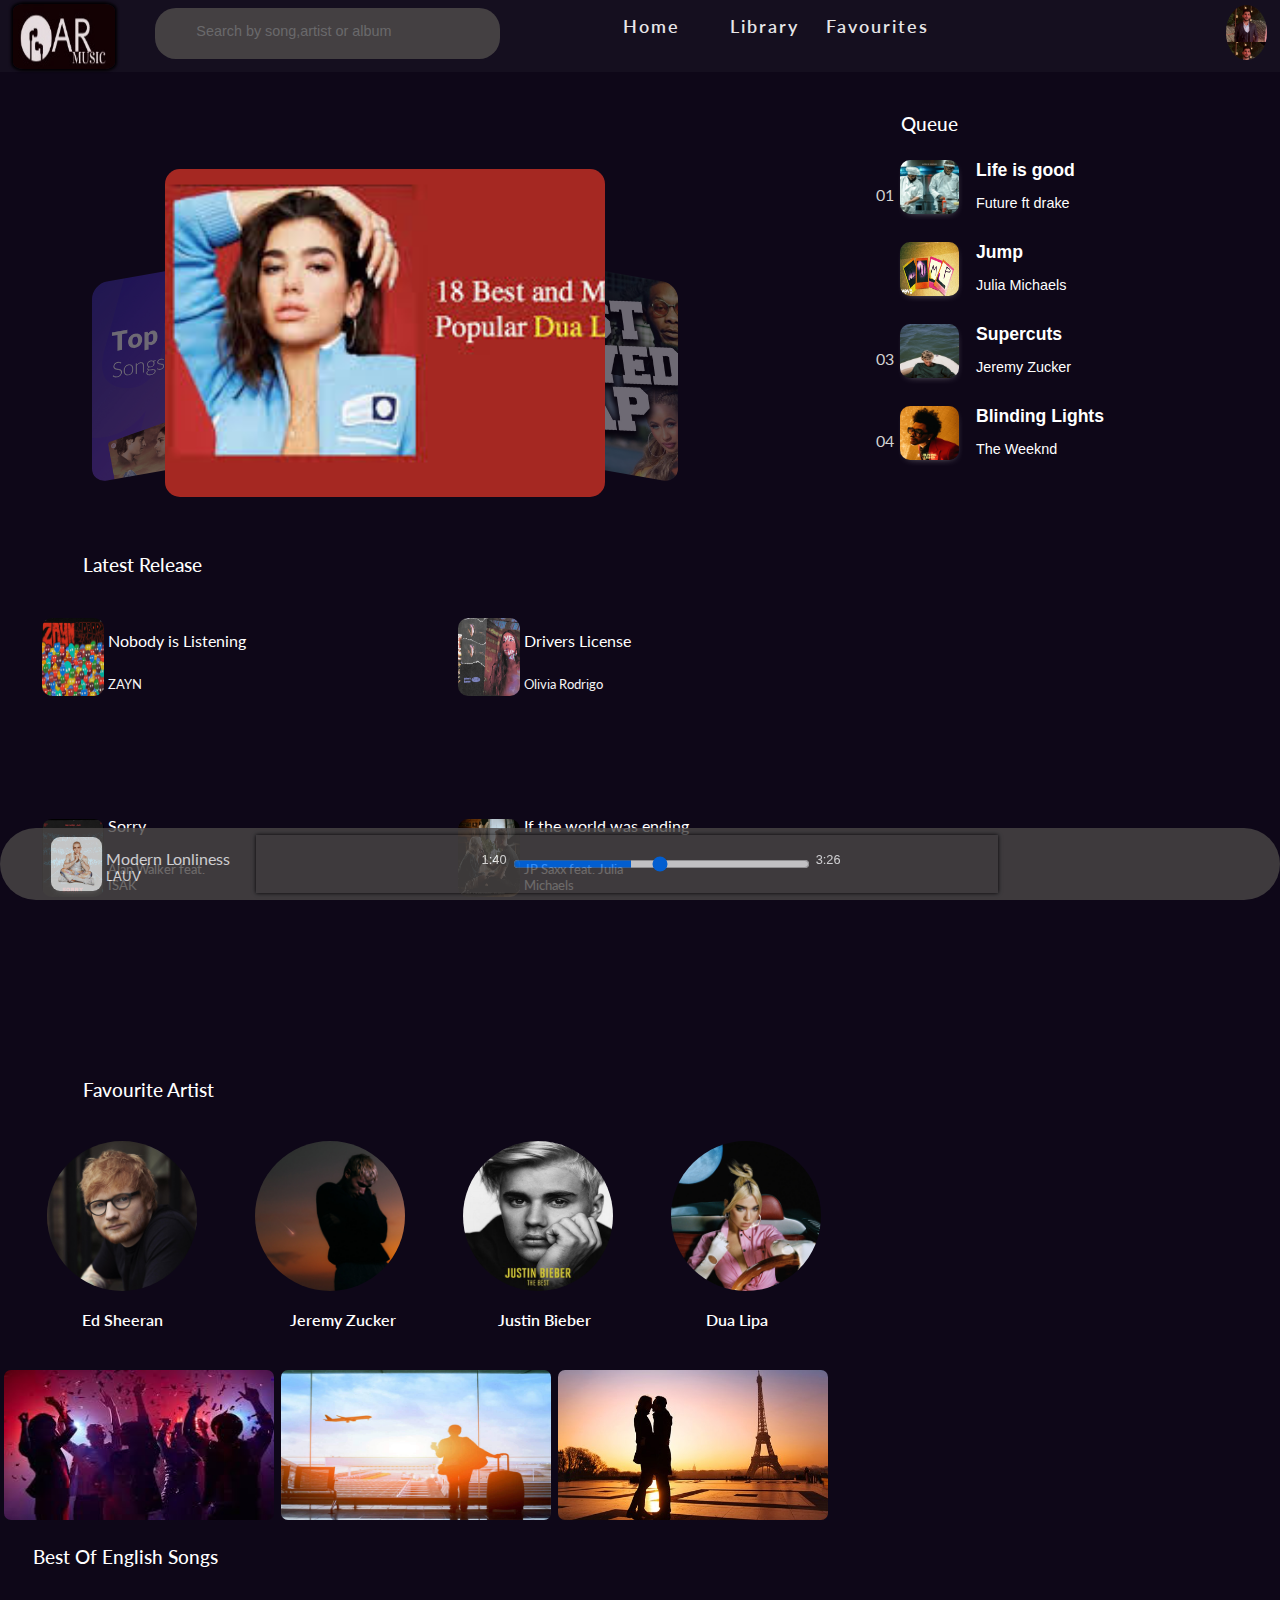
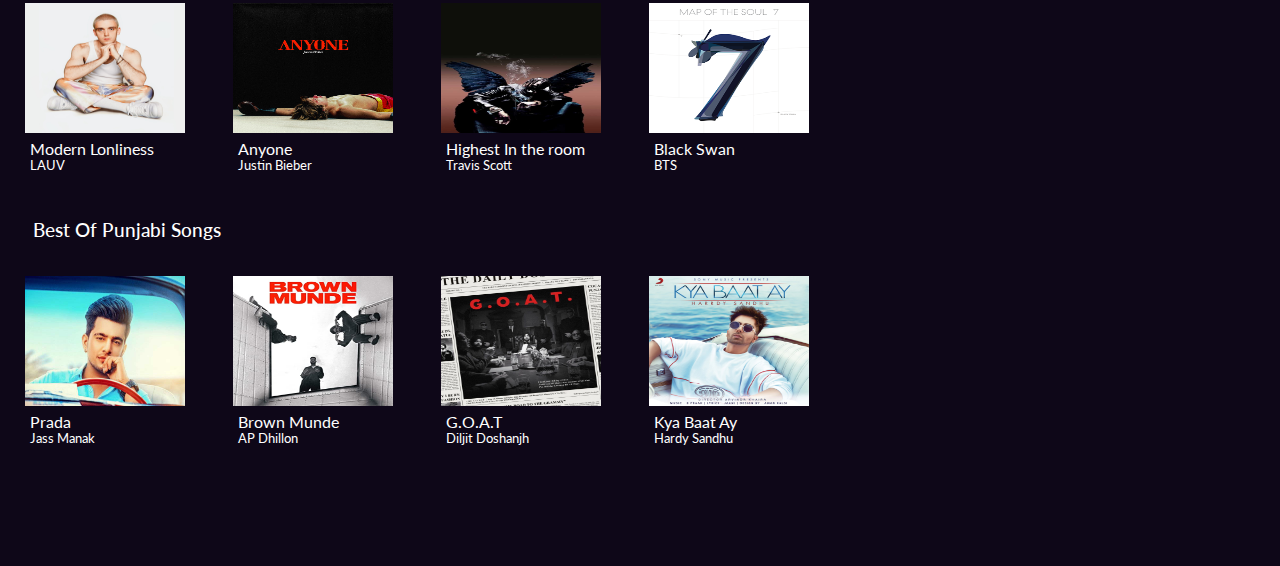
<file: index.html>
<!DOCTYPE html>
<html lang="en">

<head>
    <meta charset="UTF-8">
    <meta name="viewport" content="width=device-width, initial-scale=1.0">
    <link rel="icon" href="images/Logo-favi.jpg" type="image/jpg">
    <link rel="stylesheet" href="home.css">
    <link rel="stylesheet" href="https://use.fontawesome.com/releases/v5.5.0/css/all.css" integrity="sha384-B4dIYHKNBt8Bc12p+WXckhzcICo0wtJAoU8YZTY5qE0Id1GSseTk6S+L3BlXeVIU" crossorigin="anonymous">
    <link rel="preconnect" href="https://fonts.gstatic.com">
    <link href="https://fonts.googleapis.com/css2?family=Lato&display=swap" rel="stylesheet">
    <title>AR Music</title>
</head>

<body>
    <!-- Navigation bar -->
    <nav id="navigation-bar">
        <!-- Logo -->
        <div id="logo">
            <a href="">
                <img src="images/Logo.jpg" alt="">
            </a>
        </div>

        <!-- Search bar -->
        <div id="search">
            <div id="search-logo">
                <a href="index.html">
                    <i class="fas fa-search"></i>
                </a>
            </div>
            <input type="text" placeholder="Search by song,artist or album" />
            <div id="mic-logo">
                <a href="">
                    <i class="fas fa-microphone"></i>
                </a>
            </div>
        </div>
        <!-- navigation buttons -->
        <div class="navigation-container">
            <!-- Top nav bar -->
            <ul class="horizontal-list  ">
                <li>
                    <a href="index.html">Home</a>
                </li>

                <li>
                    <a href="artist.html">Library</a>
                </li>

                <li>
                    <a href="artist.html">Favourites</a>
                </li>
            </ul>
        </div>


        <!-- Profile  -->
        <div id="my-dp" class="dropdown">
            <a id="dp-view" class="dropbtn" href=""></a>
            <!-- <div class="dropdown-content">
                <a href="#">Hi,Aditya</a>
                <a href="#">Settings</a>
                <a href="#">Account</a> -->
        </div>
        </div>
    </nav>


    <!-- Main -->
    <div id="content">
        <main id="music-main">
            <header id="header-container">
                <div id="image-one" class="carousal"></div>
                <div id="image-two" class="carousal"></div>
                <div id="image-three" class="carousal"></div>


            </header>

            <!-- Latest Releases -->

            <div id="latest-release">
                <div id="latest-release-head" class="heading margin-L-10per">
                    <a href="#">Latest Release</a>
                    <!-- <div id="see-more">
                        <a href="">See More</a>
                    </div> -->
                </div>

                <!-- Container -->
                <div id="latest-release-music-container" class="">
                    <div class="latest-release-music">
                        <div class="image-container-latest">
                            <img src="images/Zayn - Nobody Is Listening.jpg" alt="">
                        </div>
                        <div class="info-latest-music">
                            <div class="name-song-artist">
                                <div class="song-name">
                                    <a href="">Nobody is Listening</a>
                                </div>
                                <div class="artist-name">
                                    ZAYN
                                </div>
                            </div>
                            <div class="dot-logo"></div>

                        </div>

                    </div>
                    <div class="latest-release-music">
                        <div class="image-container-latest">
                            <img src="images/Drivers_License_by_Olivia_Rodrigo.png" alt="">
                        </div>
                        <div class="info-latest-music">
                            <div class="name-song-artist">
                                <div class="song-name">
                                    <a href="">
                                        Drivers License
                                    </a>
                                </div>
                                <div class="artist-name">Olivia Rodrigo</div>
                            </div>
                            <div class="dot-logo"></div>
                        </div>


                    </div>
                    <div class="latest-release-music">
                        <div class="image-container-latest">
                            <img src="images/sorry-alan-walker-isak.jpg" alt="">
                        </div>
                        <div class="info-latest-music">
                            <div class="name-song-artist">
                                <div class="song-name">
                                    <a href="">Sorry</a>
                                </div>
                                <div class="artist-name">Alan Walker feat. ISAK</div>
                            </div>
                            <div class="dot-logo"></div>
                        </div>


                    </div>
                    <div class="latest-release-music">
                        <div class="image-container-latest">
                            <img src="images/If_the_World_Was_Ending_by_Saxe_and_Michaels.png" alt="">
                        </div>
                        <div class="info-latest-music">
                            <div class="name-song-artist">
                                <div class="song-name">
                                    <a href="">If the world was ending</a>
                                </div>
                                <div class="artist-name">JP Saxx feat. Julia Michaels</div>
                            </div>
                            <div class="dot-logo"></div>

                        </div>
                    </div>
                </div>
            </div>

            <!-- Favourite Artists -->
            <div class="Fav-art">
                <span id="latest-text"><a href="artist.html">Favourite Artist</a></span>
                <!-- <span id="see-all"><a href="#">See all</a></span> -->
                <div class="artist-img">
                    <div class="artist-details">
                        <img src="images/edsheeran.jpg" alt="" class="art-img">
                        <p>Ed Sheeran</p>
                        <a href="artist.html" class="play-btn"><i class="fa fa-play "></i></a>
                    </div>
                    <div class="artist-details">
                        <img src="images/jeremyzuck.jpg" alt="" class="art-img">
                        <p>Jeremy Zucker</p>
                        <a href="artist.html" class="play-btn"><i class="fa fa-play "></i></a>
                    </div>
                    <div class="artist-details">
                        <img src="images/justin-bieber-the-best.jpg" alt="" class="art-img">
                        <p>Justin Bieber</p>
                        <a href="artist.html" class="play-btn"><i class="fa fa-play "></i></a>
                    </div>
                    <div class="artist-details">
                        <img src="images/dualipa.jpg" alt="" class="art-img">
                        <p>Dua Lipa</p>
                        <a href="artist.html" class="play-btn"><i class="fa fa-play "></i></a>
                    </div>
                </div>
            </div>


            <!-- Types of Genre -->

            <div id="genre-container">
                <div class="genre-type">
                    <img class="genre-img" src="images/party.jpg" alt="">
                    <div class="genre-name">
                        <a href="">Party</a>
                    </div>
                </div>

                <div class="genre-type">
                    <img class="genre-img" src="images/travel.jpg" alt="">
                    <div class="genre-name">
                        <a href="">Travel</a>
                    </div>
                </div>


                <div class="genre-type">
                    <img class="genre-img" src="images/romantic.jpg" alt="">
                    <div class="genre-name">
                        <a href="">Romantic</a>
                    </div>
                </div>
            </div>

            <!-- Best Of English -->

            <div class="best-of-container">
                <div class="best-of-heading">
                    <a href="">Best Of English Songs</a>

                </div>
                <div class="best-of">

                    <div class="best-songs">
                        <div class="best-song-img">
                            <img src="images/modern.jpg" alt="">
                        </div>
                        <div class="best-song-name-artist">
                            <p class="name">Modern Lonliness</p>
                            <p class="artist">LAUV</p>
                        </div>
                    </div>

                    <div class="best-songs">
                        <div class="best-song-img">
                            <img src="images/Justin_Bieber_-_Anyone.png" alt="">
                        </div>
                        <div class="best-song-name-artist">
                            <p class="name">Anyone</p>
                            <p class="artist">Justin Bieber</p>
                        </div>
                    </div>

                    <div class="best-songs">
                        <div class="best-song-img">
                            <img src="images/travis.jpg" alt="">
                        </div>
                        <div class="best-song-name-artist">
                            <p class="name">Highest In the room</p>
                            <p class="artist">Travis Scott</p>
                        </div>
                    </div>

                    <div class="best-songs">
                        <div class="best-song-img">
                            <img src="images/BTS_-_Black_Swan.png" alt="">
                        </div>
                        <div class="best-song-name-artist">
                            <p class="name">Black Swan</p>
                            <p class="artist">BTS</p>
                        </div>
                    </div>

                </div>

            </div>

            <!-- Best Of Punjabi -->

            <div class="best-of-container">
                <div class="best-of-heading">
                    <a href="">Best Of Punjabi Songs</a>
                </div>

                <div class="best-of">

                    <div class="best-songs">
                        <div class="best-song-img">
                            <img src="images/prada-jass-manak.jpg" alt="">
                        </div>
                        <div class="best-song-name-artist">
                            <p class="name">Prada</p>
                            <p class="artist">Jass Manak</p>
                        </div>
                    </div>

                    <div class="best-songs">
                        <div class="best-song-img">
                            <img src="images/brown-munde.jpg" alt="">
                        </div>
                        <div class="best-song-name-artist">
                            <p class="name">Brown Munde</p>
                            <p class="artist">AP Dhillon</p>
                        </div>
                    </div>

                    <div class="best-songs">
                        <div class="best-song-img">
                            <img src="images/goat-diljit-doshanjh.jpg" alt="">
                        </div>
                        <div class="best-song-name-artist">
                            <p class="name">G.O.A.T</p>
                            <p class="artist">Diljit Doshanjh</p>
                        </div>
                    </div>

                    <div class="best-songs">
                        <div class="best-song-img">
                            <img src="images/kya-baat-ay-hardy-sandhu.jpg" alt="">
                        </div>
                        <div class="best-song-name-artist">
                            <p class="name">Kya Baat Ay</p>
                            <p class="artist">Hardy Sandhu</p>
                        </div>
                    </div>

                </div>



            </div>

            <div class="blank"></div>






        </main>

        <!-- Aside Section -->
        <aside>
            <div class="q-text">
                <span id="latest-text"><a href="#">Queue</a></span>
                <!-- <span id="see-all" class="q-see"><a href="#">See all</a></span> -->
            </div>
            <div class="Song-list">
                <span class="sno">01</span>
                <img src="images/Future_-_Life_Is_Good.png">
                <span class="song-name-aside"> Life is good</span>
                <span class="Artist">Future ft drake</span>
                <div class="heart">
                    <i class="fa fa-heart-o" aria-hidden="true"></i>
                </div>
            </div>
            <div class="Song-list">
                <span class="sno sound-bar"><i class="fas fa-align-left"></i></span>
                <img src="images/jump-julia-michaels.jpg">
                <span class="song-name-aside">Jump</span>
                <span class="Artist">Julia Michaels</span>
                <div class="heart">
                    <i class="fa fa-heart-o" aria-hidden="true"></i>
                </div>
            </div>
            <div class="Song-list">
                <span class="sno">03</span>
                <img src="images/supercuts-jeremy-zucker.jpeg">
                <span class="song-name-aside">Supercuts</span>
                <span class="Artist">Jeremy Zucker</span>
                <div class="heart">
                    <i class="fa fa-heart-o" aria-hidden="true"></i>
                </div>
            </div>
            <div class="Song-list">
                <span class="sno">04</span>
                <img src="images/The_Weeknd_-_Blinding_Lights.png">
                <span class="song-name-aside"> Blinding Lights</span>
                <span class="Artist">The Weeknd</span>
                <div class="heart">
                    <i class="fa fa-heart-o" aria-hidden="true"></i>
                </div>

            </div>


        </aside>
    </div>

    <!-- Bottom music player -->
    <div class="music-player-container">
        <div class="music-player-img-con">
            <img src="images/modern.jpg" alt="">
        </div>
        <div class="music-player-info">
            <div class="music-play-name">Modern Lonliness</div>
            <div class="music-play-artist">LAUV</div>
        </div>
        <div class="music-player-console">
            <div class="controls">
                <span class="back-btn con-align"><i class="fas fa-step-backward "></i></span>
                <span class="play-btn-con con-align"><i class="fas fa-play"></i></span>
                <span class="forward-btn con-align"><i class="fas fa-step-forward"></i></span>
                <input id="range-player" type="range" min="1" max="100" value="50">

            </div>

        </div>

    </div>
</body>

</html>
</file>
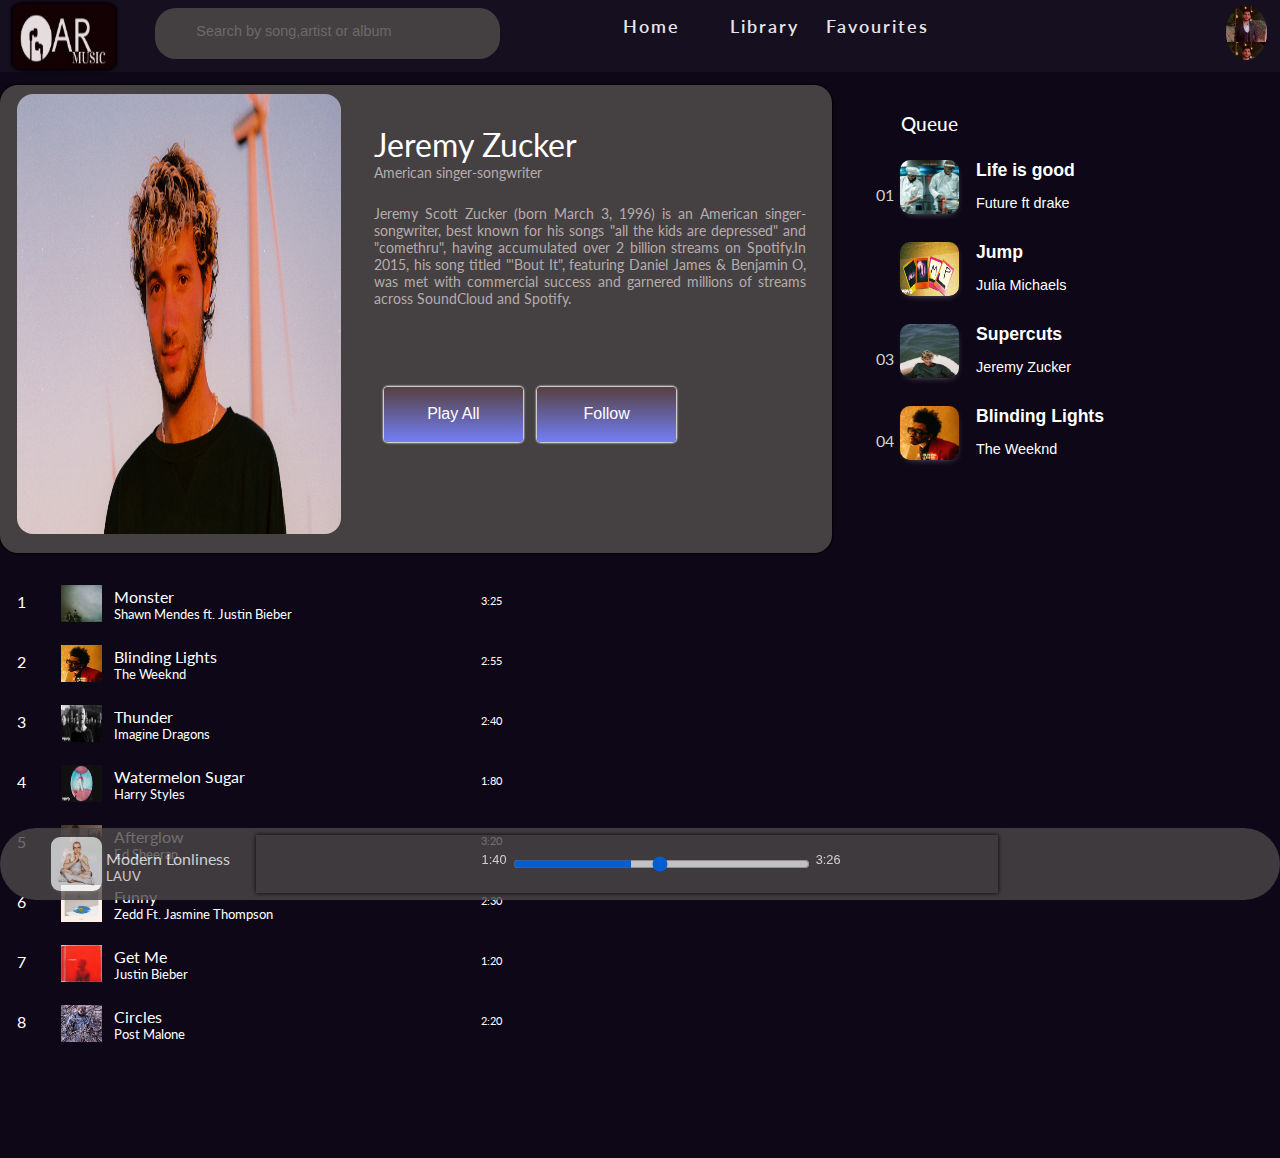
<file: artist.html>
<!DOCTYPE html>
<html lang="en">

<head>
    <meta charset="UTF-8">
    <meta name="viewport" content="width=device-width, initial-scale=1.0">
    <link rel="icon" href="images/Logo-favi.jpg" type="image/jpg">
    <link rel="stylesheet" href="https://use.fontawesome.com/releases/v5.5.0/css/all.css" integrity="sha384-B4dIYHKNBt8Bc12p+WXckhzcICo0wtJAoU8YZTY5qE0Id1GSseTk6S+L3BlXeVIU" crossorigin="anonymous">
    <link rel="preconnect" href="https://fonts.gstatic.com">
    <link href="https://fonts.googleapis.com/css2?family=Lato&display=swap" rel="stylesheet">
    <link rel="stylesheet" href="artist.css">
    <link rel="stylesheet" href="home.css">
    <title>AR Music-Artists</title>
</head>

<body>

</body>
<!-- Navigation bar -->
<nav id="navigation-bar">
    <!-- Logo -->
    <div id="logo">
        <a href="index.html">
            <img src="images/Logo.jpg" alt="">
        </a>
    </div>

    <!-- Search bar -->
    <div id="search">
        <div id="search-logo">
            <a href="index.html">
                <i class="fas fa-search"></i>
            </a>
        </div>
        <input type="text" placeholder="Search by song,artist or album" />
        <div id="mic-logo">
            <a href="">
                <i class="fas fa-microphone"></i>
            </a>
        </div>
    </div>
    <!-- navigation buttons -->
    <div class="navigation-container">
        <!-- Top nav bar -->
        <ul class="horizontal-list  ">
            <li>
                <a href="index.html">Home</a>
            </li>

            <li>
                <a href="#">Library</a>
            </li>

            <li>
                <a href="#">Favourites</a>
            </li>
        </ul>
    </div>


    <!-- Profile  -->
    <div id="my-dp" class="dropdown">
        <a id="dp-view" class="dropbtn" href=""></a>

    </div>
    </div>
</nav>

<div id="content">
    <!-- Main -->
    <div id="music-main">
        <!-- Header -->
        <div id="header-container">
            <div id="img-main-container">
                <img src="images_artists/jeremy-zucker.png" alt="">
            </div>
            <!-- main content -->
            <div id="info-main-con">
                <div id="art-name-info">
                    <div id="art-name">Jeremy Zucker</div>
                    <div id="art-info">American singer-songwriter</div>
                </div>
                <div id="art-detail">
                    Jeremy Scott Zucker (born March 3, 1996) is an American singer-songwriter, best known for his songs "all the kids are depressed" and "comethru", having accumulated over 2 billion streams on Spotify.In 2015, his song titled "'Bout It", featuring Daniel
                    James & Benjamin O, was met with commercial success and garnered millions of streams across SoundCloud and Spotify.
                </div>
                <div id="btn-follow-play">
                    <button class="header-btn" type="submit">Play All</button>
                    <button class="header-btn" id="follow-btn" type="submit">Follow</button>
                </div>
            </div>


        </div>

        <!-- Playlist -->

        <div class="artist-playlist">
            <div class="artist-song">
                <div class="s-no">1</div>
                <div class="song-playlist-img">
                    <img src="images_artists/Shawn_Mendes_and_Justin_Bieber_-_Monster.png" alt="">
                </div>
                <div class="playlist-song-name">
                    <div class="ply-song-name">Monster</div>
                    <div class="playlist-artist-name">Shawn Mendes ft. Justin Bieber</div>
                </div>
                <div class="playlist-song-time">3:25</div>
                <div class="more-info-add">
                    <a class="heart-sign-playlist"><i class="far fa-heart"></i></a>
                    <a class="add-sign-playlist"><i class="fas fa-plus"></i></a>

                </div>
            </div>

            <div class="artist-song">
                <div class="s-no">2</div>
                <div class="song-playlist-img">
                    <img src="images_artists/The_Weeknd_-_Blinding_Lights.png" alt="">
                </div>
                <div class="playlist-song-name">
                    <div class="ply-song-name">Blinding Lights</div>
                    <div class="playlist-artist-name">The Weeknd</div>
                </div>
                <div class="playlist-song-time">2:55</div>
                <div class="more-info-add">
                    <a class="heart-sign-playlist"><i class="far fa-heart"></i></a>
                    <a class="add-sign-playlist"><i  class="fas fa-plus"></i></a>

                </div>
            </div>


            <div class="artist-song">
                <div class="s-no">3</div>
                <div class="song-playlist-img">
                    <img src="images_artists/thunder-imagine-dragons.jpg" alt="">
                </div>
                <div class="playlist-song-name">
                    <div class="ply-song-name">Thunder</div>
                    <div class="playlist-artist-name">Imagine Dragons</div>
                </div>
                <div class="playlist-song-time">2:40</div>
                <div class="more-info-add">
                    <a class="heart-sign-playlist"><i class="far fa-heart"></i></a>
                    <a class="add-sign-playlist"><i  class="fas fa-plus"></i></a>

                </div>
            </div>


            <div class="artist-song">
                <div class="s-no">4</div>
                <div class="song-playlist-img">
                    <img src="images_artists/water-melon-sugar-harry-styles.jpg" alt="">
                </div>
                <div class="playlist-song-name">
                    <div class="ply-song-name">Watermelon Sugar</div>
                    <div class="playlist-artist-name">Harry Styles</div>
                </div>
                <div class="playlist-song-time">1:80</div>
                <div class="more-info-add">
                    <a class="heart-sign-playlist"><i class="far fa-heart"></i></a>
                    <a class="add-sign-playlist"><i  class="fas fa-plus"></i></a>

                </div>
            </div>


            <div class="artist-song">
                <div class="s-no">5</div>
                <div class="song-playlist-img">
                    <img src="images_artists/afterglow-ed-sheeran.jpg" alt="">
                </div>
                <div class="playlist-song-name">
                    <div class="ply-song-name">Afterglow</div>
                    <div class="playlist-artist-name">Ed Sheeran</div>
                </div>
                <div class="playlist-song-time">3:20</div>
                <div class="more-info-add">
                    <a class="heart-sign-playlist"><i class="far fa-heart"></i></a>
                    <a class="add-sign-playlist"><i class="fas fa-plus"></i></a>

                </div>
            </div>


            <div class="artist-song">
                <div class="s-no">6</div>
                <div class="song-playlist-img">
                    <img src="images_artists/funny-zedd-jasmine-thompson.jpg" alt="">
                </div>
                <div class="playlist-song-name">
                    <div class="ply-song-name">Funny</div>
                    <div class="playlist-artist-name">Zedd Ft. Jasmine Thompson</div>
                </div>
                <div class="playlist-song-time">2:30</div>
                <div class="more-info-add">
                    <a class="heart-sign-playlist"><i class="far fa-heart"></i></a>
                    <a class="add-sign-playlist"><i class="fas fa-plus"></i></a>

                </div>
            </div>



            <div class="artist-song">
                <div class="s-no">7</div>
                <div class="song-playlist-img">
                    <img src="images_artists/get-me-justin-bieber.jpg" alt="">
                </div>
                <div class="playlist-song-name">
                    <div class="ply-song-name">Get Me</div>
                    <div class="playlist-artist-name">Justin Bieber</div>
                </div>
                <div class="playlist-song-time">1:20</div>
                <div class="more-info-add">
                    <a class="heart-sign-playlist"><i class="far fa-heart"></i></a>
                    <a class="add-sign-playlist"><i class="fas fa-plus"></i></a>

                </div>
            </div>


            <div class="artist-song">
                <div class="s-no">8</div>
                <div class="song-playlist-img">
                    <img src="images_artists/Post_Malone_-_Circles.png" alt="">
                </div>
                <div class="playlist-song-name">
                    <div class="ply-song-name">Circles</div>
                    <div class="playlist-artist-name">Post Malone</div>
                </div>
                <div class="playlist-song-time">2:20</div>
                <div class="more-info-add">
                    <a class="heart-sign-playlist"><i class="far fa-heart"></i></a>
                    <a class="add-sign-playlist"><i class="fas fa-plus"></i></a>

                </div>
            </div>


        </div>

        <div class="blank"></div>


    </div>
    <!-- Aside Section -->
    <aside>
        <div class="q-text">
            <span id="latest-text"><a href="#">Queue</a></span>

        </div>
        <div class="Song-list">
            <span class="sno">01</span>
            <img src="images/Future_-_Life_Is_Good.png">
            <span class="song-name-aside"> Life is good</span>
            <span class="Artist">Future ft drake</span>
            <div class="heart">
                <i class="fa fa-heart-o" aria-hidden="true"></i>
            </div>
        </div>
        <div class="Song-list">
            <span class="sno sound-bar"><i class="fas fa-align-left"></i></span>
            <img src="images/jump-julia-michaels.jpg">
            <span class="song-name-aside">Jump</span>
            <span class="Artist">Julia Michaels</span>
            <div class="heart">
                <i class="fa fa-heart-o" aria-hidden="true"></i>
            </div>
        </div>
        <div class="Song-list">
            <span class="sno">03</span>
            <img src="images/supercuts-jeremy-zucker.jpeg">
            <span class="song-name-aside">Supercuts</span>
            <span class="Artist">Jeremy Zucker</span>
            <div class="heart">
                <i class="fa fa-heart-o" aria-hidden="true"></i>
            </div>
        </div>
        <div class="Song-list">
            <span class="sno">04</span>
            <img src="images/The_Weeknd_-_Blinding_Lights.png">
            <span class="song-name-aside"> Blinding Lights</span>
            <span class="Artist">The Weeknd</span>
            <div class="heart">
                <i class="fa fa-heart-o" aria-hidden="true"></i>
            </div>

        </div>


    </aside>
</div>


<!-- Bottom music player -->
<div class="music-player-container">
    <div class="music-player-img-con">
        <img src="images/modern.jpg" alt="">
    </div>
    <div class="music-player-info">
        <div class="music-play-name">Modern Lonliness</div>
        <div class="music-play-artist">LAUV</div>
    </div>
    <div class="music-player-console">
        <div class="controls">
            <span class="back-btn con-align"><i class="fas fa-step-backward "></i></span>
            <span class="play-btn-con con-align"><i class="fas fa-play"></i></span>
            <span class="forward-btn con-align"><i class="fas fa-step-forward"></i></span>
            <input id="range-player" type="range" min="1" max="100" value="50">

        </div>

    </div>

</div>

</html>
</file>
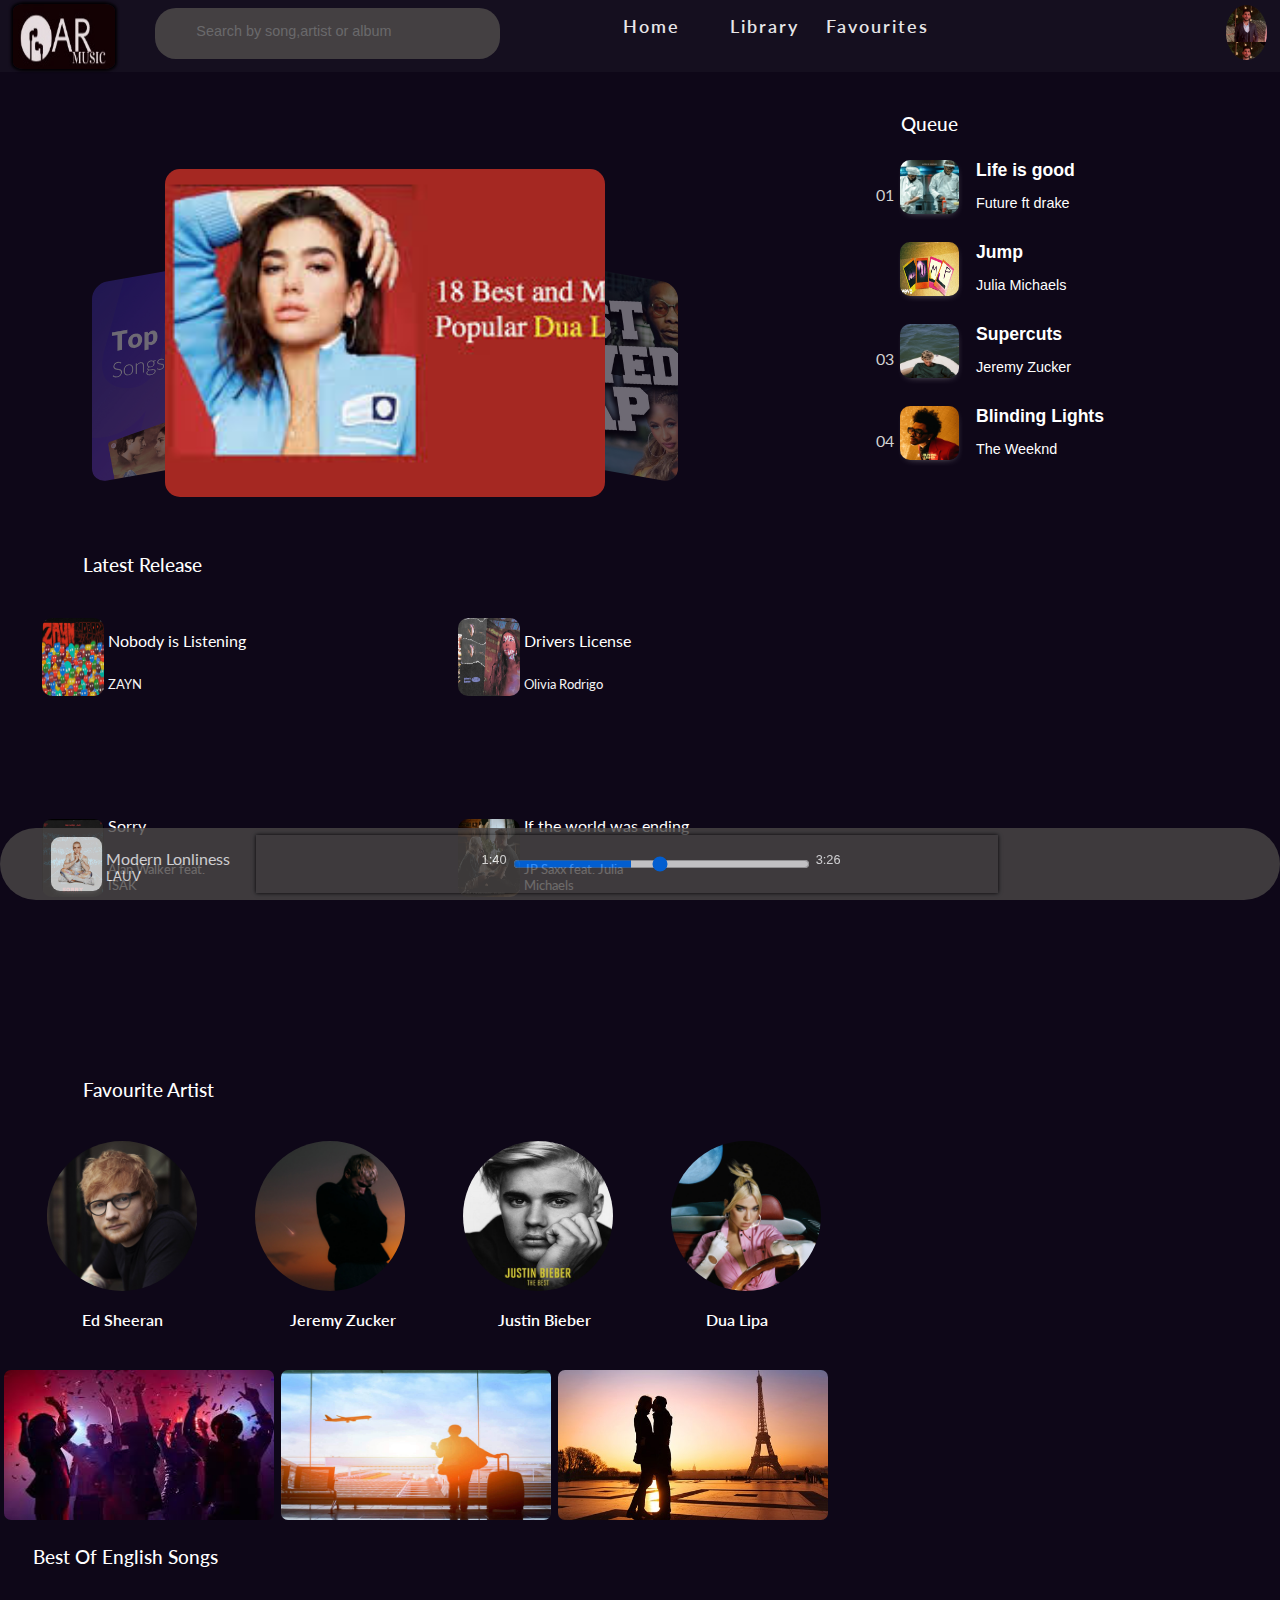
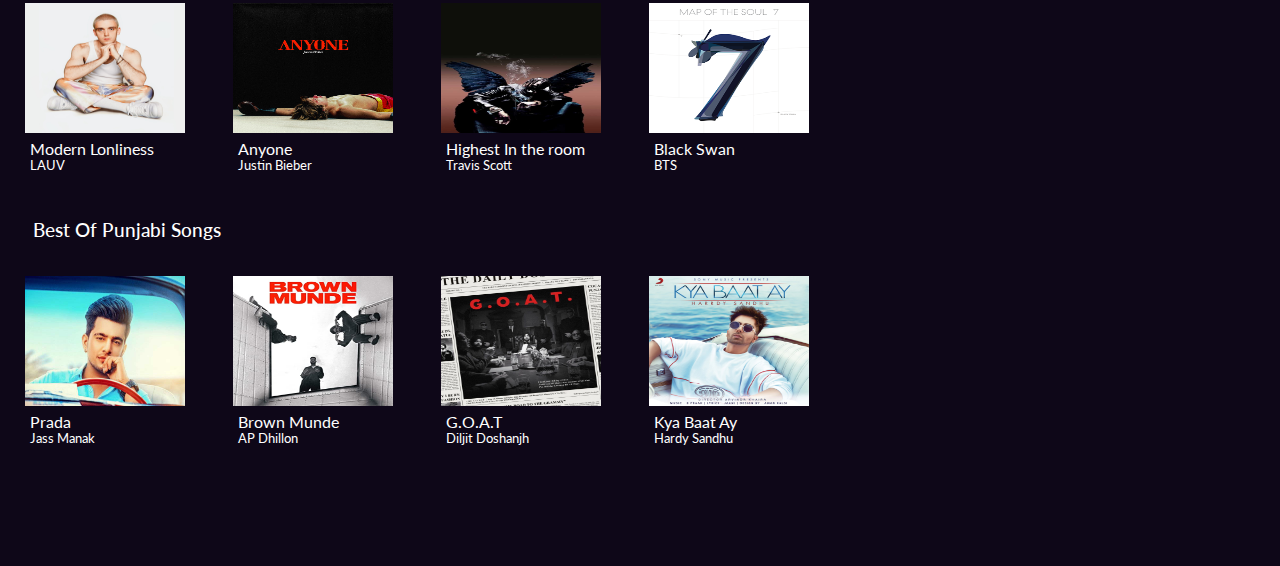
<file: home.html>
<!DOCTYPE html>
<html lang="en">

<head>
    <meta charset="UTF-8">
    <meta name="viewport" content="width=device-width, initial-scale=1.0">
    <link rel="icon" href="images/Logo-favi.jpg" type="image/jpg">
    <link rel="stylesheet" href="home.css">
    <link rel="stylesheet" href="https://use.fontawesome.com/releases/v5.5.0/css/all.css" integrity="sha384-B4dIYHKNBt8Bc12p+WXckhzcICo0wtJAoU8YZTY5qE0Id1GSseTk6S+L3BlXeVIU" crossorigin="anonymous">
    <link rel="preconnect" href="https://fonts.gstatic.com">
    <link href="https://fonts.googleapis.com/css2?family=Lato&display=swap" rel="stylesheet">
    <title>AR Music</title>
</head>

<body>
    <!-- Navigation bar -->
    <nav id="navigation-bar">
        <!-- Logo -->
        <div id="logo">
            <a href="">
                <img src="images/Logo.jpg" alt="">
            </a>
        </div>

        <!-- Search bar -->
        <div id="search">
            <div id="search-logo">
                <a href="home.html">
                    <i class="fas fa-search"></i>
                </a>
            </div>
            <input type="text" placeholder="Search by song,artist or album" />
            <div id="mic-logo">
                <a href="">
                    <i class="fas fa-microphone"></i>
                </a>
            </div>
        </div>
        <!-- navigation buttons -->
        <div class="navigation-container">
            <!-- Top nav bar -->
            <ul class="horizontal-list  ">
                <li>
                    <a href="home.html">Home</a>
                </li>

                <li>
                    <a href="artist.html">Library</a>
                </li>

                <li>
                    <a href="artist.html">Favourites</a>
                </li>
            </ul>
        </div>


        <!-- Profile  -->
        <div id="my-dp" class="dropdown">
            <a id="dp-view" class="dropbtn" href=""></a>
            <!-- <div class="dropdown-content">
                <a href="#">Hi,Aditya</a>
                <a href="#">Settings</a>
                <a href="#">Account</a> -->
        </div>
        </div>
    </nav>


    <!-- Main -->
    <div id="content">
        <main id="music-main">
            <header id="header-container">
                <div id="image-one" class="carousal"></div>
                <div id="image-two" class="carousal"></div>
                <div id="image-three" class="carousal"></div>


            </header>

            <!-- Latest Releases -->

            <div id="latest-release">
                <div id="latest-release-head" class="heading margin-L-10per">
                    <a href="#">Latest Release</a>
                    <!-- <div id="see-more">
                        <a href="">See More</a>
                    </div> -->
                </div>

                <!-- Container -->
                <div id="latest-release-music-container" class="">
                    <div class="latest-release-music">
                        <div class="image-container-latest">
                            <img src="images/Zayn - Nobody Is Listening.jpg" alt="">
                        </div>
                        <div class="info-latest-music">
                            <div class="name-song-artist">
                                <div class="song-name">
                                    <a href="">Nobody is Listening</a>
                                </div>
                                <div class="artist-name">
                                    ZAYN
                                </div>
                            </div>
                            <div class="dot-logo"></div>

                        </div>

                    </div>
                    <div class="latest-release-music">
                        <div class="image-container-latest">
                            <img src="images/Drivers_License_by_Olivia_Rodrigo.png" alt="">
                        </div>
                        <div class="info-latest-music">
                            <div class="name-song-artist">
                                <div class="song-name">
                                    <a href="">
                                        Drivers License
                                    </a>
                                </div>
                                <div class="artist-name">Olivia Rodrigo</div>
                            </div>
                            <div class="dot-logo"></div>
                        </div>


                    </div>
                    <div class="latest-release-music">
                        <div class="image-container-latest">
                            <img src="images/sorry-alan-walker-isak.jpg" alt="">
                        </div>
                        <div class="info-latest-music">
                            <div class="name-song-artist">
                                <div class="song-name">
                                    <a href="">Sorry</a>
                                </div>
                                <div class="artist-name">Alan Walker feat. ISAK</div>
                            </div>
                            <div class="dot-logo"></div>
                        </div>


                    </div>
                    <div class="latest-release-music">
                        <div class="image-container-latest">
                            <img src="images/If_the_World_Was_Ending_by_Saxe_and_Michaels.png" alt="">
                        </div>
                        <div class="info-latest-music">
                            <div class="name-song-artist">
                                <div class="song-name">
                                    <a href="">If the world was ending</a>
                                </div>
                                <div class="artist-name">JP Saxx feat. Julia Michaels</div>
                            </div>
                            <div class="dot-logo"></div>

                        </div>
                    </div>
                </div>
            </div>

            <!-- Favourite Artists -->
            <div class="Fav-art">
                <span id="latest-text"><a href="artist.html">Favourite Artist</a></span>
                <!-- <span id="see-all"><a href="#">See all</a></span> -->
                <div class="artist-img">
                    <div class="artist-details">
                        <img src="images/edsheeran.jpg" alt="" class="art-img">
                        <p>Ed Sheeran</p>
                        <a href="artist.html" class="play-btn"><i class="fa fa-play "></i></a>
                    </div>
                    <div class="artist-details">
                        <img src="images/jeremyzuck.jpg" alt="" class="art-img">
                        <p>Jeremy Zucker</p>
                        <a href="artist.html" class="play-btn"><i class="fa fa-play "></i></a>
                    </div>
                    <div class="artist-details">
                        <img src="images/justin-bieber-the-best.jpg" alt="" class="art-img">
                        <p>Justin Bieber</p>
                        <a href="artist.html" class="play-btn"><i class="fa fa-play "></i></a>
                    </div>
                    <div class="artist-details">
                        <img src="images/dualipa.jpg" alt="" class="art-img">
                        <p>Dua Lipa</p>
                        <a href="artist.html" class="play-btn"><i class="fa fa-play "></i></a>
                    </div>
                </div>
            </div>


            <!-- Types of Genre -->

            <div id="genre-container">
                <div class="genre-type">
                    <img class="genre-img" src="images/party.jpg" alt="">
                    <div class="genre-name">
                        <a href="">Party</a>
                    </div>
                </div>

                <div class="genre-type">
                    <img class="genre-img" src="images/travel.jpg" alt="">
                    <div class="genre-name">
                        <a href="">Travel</a>
                    </div>
                </div>


                <div class="genre-type">
                    <img class="genre-img" src="images/romantic.jpg" alt="">
                    <div class="genre-name">
                        <a href="">Romantic</a>
                    </div>
                </div>
            </div>

            <!-- Best Of English -->

            <div class="best-of-container">
                <div class="best-of-heading">
                    <a href="">Best Of English Songs</a>

                </div>
                <div class="best-of">

                    <div class="best-songs">
                        <div class="best-song-img">
                            <img src="images/modern.jpg" alt="">
                        </div>
                        <div class="best-song-name-artist">
                            <p class="name">Modern Lonliness</p>
                            <p class="artist">LAUV</p>
                        </div>
                    </div>

                    <div class="best-songs">
                        <div class="best-song-img">
                            <img src="images/Justin_Bieber_-_Anyone.png" alt="">
                        </div>
                        <div class="best-song-name-artist">
                            <p class="name">Anyone</p>
                            <p class="artist">Justin Bieber</p>
                        </div>
                    </div>

                    <div class="best-songs">
                        <div class="best-song-img">
                            <img src="images/travis.jpg" alt="">
                        </div>
                        <div class="best-song-name-artist">
                            <p class="name">Highest In the room</p>
                            <p class="artist">Travis Scott</p>
                        </div>
                    </div>

                    <div class="best-songs">
                        <div class="best-song-img">
                            <img src="images/BTS_-_Black_Swan.png" alt="">
                        </div>
                        <div class="best-song-name-artist">
                            <p class="name">Black Swan</p>
                            <p class="artist">BTS</p>
                        </div>
                    </div>

                </div>

            </div>

            <!-- Best Of Punjabi -->

            <div class="best-of-container">
                <div class="best-of-heading">
                    <a href="">Best Of Punjabi Songs</a>
                </div>

                <div class="best-of">

                    <div class="best-songs">
                        <div class="best-song-img">
                            <img src="images/prada-jass-manak.jpg" alt="">
                        </div>
                        <div class="best-song-name-artist">
                            <p class="name">Prada</p>
                            <p class="artist">Jass Manak</p>
                        </div>
                    </div>

                    <div class="best-songs">
                        <div class="best-song-img">
                            <img src="images/brown-munde.jpg" alt="">
                        </div>
                        <div class="best-song-name-artist">
                            <p class="name">Brown Munde</p>
                            <p class="artist">AP Dhillon</p>
                        </div>
                    </div>

                    <div class="best-songs">
                        <div class="best-song-img">
                            <img src="images/goat-diljit-doshanjh.jpg" alt="">
                        </div>
                        <div class="best-song-name-artist">
                            <p class="name">G.O.A.T</p>
                            <p class="artist">Diljit Doshanjh</p>
                        </div>
                    </div>

                    <div class="best-songs">
                        <div class="best-song-img">
                            <img src="images/kya-baat-ay-hardy-sandhu.jpg" alt="">
                        </div>
                        <div class="best-song-name-artist">
                            <p class="name">Kya Baat Ay</p>
                            <p class="artist">Hardy Sandhu</p>
                        </div>
                    </div>

                </div>



            </div>

            <div class="blank"></div>






        </main>

        <!-- Aside Section -->
        <aside>
            <div class="q-text">
                <span id="latest-text"><a href="#">Queue</a></span>
                <!-- <span id="see-all" class="q-see"><a href="#">See all</a></span> -->
            </div>
            <div class="Song-list">
                <span class="sno">01</span>
                <img src="images/Future_-_Life_Is_Good.png">
                <span class="song-name-aside"> Life is good</span>
                <span class="Artist">Future ft drake</span>
                <div class="heart">
                    <i class="fa fa-heart-o" aria-hidden="true"></i>
                </div>
            </div>
            <div class="Song-list">
                <span class="sno sound-bar"><i class="fas fa-align-left"></i></span>
                <img src="images/jump-julia-michaels.jpg">
                <span class="song-name-aside">Jump</span>
                <span class="Artist">Julia Michaels</span>
                <div class="heart">
                    <i class="fa fa-heart-o" aria-hidden="true"></i>
                </div>
            </div>
            <div class="Song-list">
                <span class="sno">03</span>
                <img src="images/supercuts-jeremy-zucker.jpeg">
                <span class="song-name-aside">Supercuts</span>
                <span class="Artist">Jeremy Zucker</span>
                <div class="heart">
                    <i class="fa fa-heart-o" aria-hidden="true"></i>
                </div>
            </div>
            <div class="Song-list">
                <span class="sno">04</span>
                <img src="images/The_Weeknd_-_Blinding_Lights.png">
                <span class="song-name-aside"> Blinding Lights</span>
                <span class="Artist">The Weeknd</span>
                <div class="heart">
                    <i class="fa fa-heart-o" aria-hidden="true"></i>
                </div>

            </div>


        </aside>
    </div>

    <!-- Bottom music player -->
    <div class="music-player-container">
        <div class="music-player-img-con">
            <img src="images/modern.jpg" alt="">
        </div>
        <div class="music-player-info">
            <div class="music-play-name">Modern Lonliness</div>
            <div class="music-play-artist">LAUV</div>
        </div>
        <div class="music-player-console">
            <div class="controls">
                <span class="back-btn con-align"><i class="fas fa-step-backward "></i></span>
                <span class="play-btn-con con-align"><i class="fas fa-play"></i></span>
                <span class="forward-btn con-align"><i class="fas fa-step-forward"></i></span>
                <input id="range-player" type="range" min="1" max="100" value="50">

            </div>

        </div>

    </div>
</body>

</html>
</file>
<file: home.css>
:root {
    --color: white;
    --colorOnHov: rgb(30, 215, 221);
}

body {
    margin: 0px;
    background-color: #0e0718;
    font-family: 'Lato', sans-serif;
}


/* TOP nav bar */

#navigation-bar {
    width: 100%;
    height: 8%;
    position: fixed;
    display: inline-block;
    opacity: 0.9;
    border: none;
    z-index: 200;
    background-color: #171121;
}

#logo {
    display: inline-block;
    width: 8%;
    height: 91%;
    position: relative;
    left: 1%;
    top: 5%;
    border: none;
    outline: none;
    border-radius: 10%;
    box-shadow: 0px 0px 3px 2px;
}

#logo a {
    display: inline-block;
    position: relative;
    height: 100%;
    width: 100%;
    overflow: hidden;
    border: none;
    outline: none;
    border-radius: inherit;
}

#logo a img {
    background-size: contain;
    width: 100%;
    height: 100%;
}


/* Search box(nav) */

#search {
    display: inline-block;
    position: relative;
    left: 3%;
    height: 70%;
    width: 27%;
    margin: 0px 3px 7px 10px;
    border: none;
    outline: none;
    border-radius: 21px;
    background-color: rgb(75, 72, 72);
}

#search-logo {
    display: inline-block;
    position: absolute;
    top: 7%;
    /* left: 5%; */
    margin: 0px;
    height: 91%;
    width: 11%;
    border: none;
    outline: none;
}

#search-logo a {
    display: inline-block;
    height: 100%;
    width: 100%;
    background-color: transparent;
    text-decoration: none;
    border: none;
    outline: none;
}

#search-logo a i {
    position: relative;
    font-size: 1.2rem;
    padding: 0px;
    color: var(--color);
    position: relative;
    top: 20%;
    left: 20%;
    transition: 0.3s ease-in-out;
}

#search-logo a i:hover {
    color: var( --colorOnHov);
}

input {
    display: inline-block;
    font-size: .9rem;
    height: 80%;
    width: 70%;
    position: absolute;
    margin: 5px;
    top: -7%;
    left: 10%;
    border: none transparent;
    background-color: transparent;
    border: none;
    outline: none;
}

#mic-logo {
    display: inline-block;
    position: absolute;
    top: 1%;
    right: 0%;
    /* left: 5%; */
    margin: 0px;
    height: 91%;
    width: 9%;
    border: none;
    outline: none;
}

#mic-logo a {
    display: inline-block;
    height: 100%;
    width: 100%;
    background-color: transparent;
    text-decoration: none;
    border: none;
    outline: none;
}

#mic-logo a i {
    position: relative;
    font-size: 1.2rem;
    padding: 0px;
    color: var(--color);
    top: 20%;
    left: 20%;
    transition: 0.3s ease-in-out;
}

#mic-logo a i:hover {
    color: var( --colorOnHov);
    transition: 0.3s ease-in-out;
}

.navigation-container {
    display: inline-block;
    position: relative;
    left: 7%;
    height: 100%;
    width: 36%;
    border: none;
    outline: none;
}

.horizontal-list {
    display: inline-block;
    position: relative;
    left: 0%;
    margin: 0%;
    height: 90%;
    width: 91%;
    border: none;
    outline: none;
    list-style: none;
}

.horizontal-list li {
    display: inline-block;
    height: 100%;
    width: 26%;
    border: none;
    outline: none;
}

.horizontal-list li a {
    position: absolute;
    display: inline-block;
    height: 100%;
    width: 23%;
    text-align: center;
    letter-spacing: 2px;
    line-height: 3;
    text-decoration: none;
    font-size: 1.1rem;
    font-weight: 600;
    color: var(--color);
    transition: 0.3s ease-in-out;
}

.horizontal-list li a:hover {
    color: var( --colorOnHov);
    /* background-color: black; */
}


/* Profile  */

#my-dp {
    width: 3.24%;
    height: 76%;
    position: relative;
    top: 7%;
    right: 1%;
    border-radius: 50%;
    float: right;
    border: none;
    outline: none;
}

#my-dp>a {
    height: 100%;
    width: 100%;
    border-radius: 50%;
    border: none;
    outline: none;
    position: absolute;
    background-image: url("images/MyDP.jpg");
    background-size: contain;
}


/* Main */

#content {
    position: absolute;
    top: 8%;
    width: 100%;
    margin-top: 1%;
}

#music-main {
    width: 65%;
    display: inline-block;
}

#header-container {
    position: relative;
    top: 20%;
    width: 100%;
    height: 52vh;
    /* border: 2px solid black; */
    overflow: hidden;
}

.carousal {
    display: inline-block;
    height: 199px;
    width: 275px;
    /* border: 2px solid black; */
    border-radius: 15px;
    position: relative;
    top: 18%;
    left: 11%;
}

#image-one {
    background-image: url("images/top-hindi-songs-90.jpg");
    background-repeat: no-repeat;
    background-size: cover;
    opacity: 0.4;
    z-index: 0;
    transition: all 0.4s ease-in-out;
    transform: skewY(-10deg) translateY(-38px);
}

#image-one:hover {
    transform: translateX(150px);
    /* offset-x | offset-y | blur-radius | spread-radius | color */
    box-shadow: 0px 0px 6px 4px rgba(252, 252, 252, 0.842);
    height: 70%;
    width: 53%;
    z-index: 100;
    opacity: 1;
}

#image-two {
    height: 70%;
    width: 53%;
    background-image: url("images/best-most-popular-dua-lipa.jpg");
    background-size: cover;
    background-repeat: no-repeat;
    z-index: 3;
    opacity: 1;
    margin: 0px -206px 0px -206px;
    transition: all 0.4s ease-in-out;
}

#image-two:hover {
    transform: scale(1.1);
    /* offset-x | offset-y | blur-radius | spread-radius | color */
    box-shadow: 0px 0px 6px 4px rgba(252, 252, 252, 0.842);
    opacity: 1;
}

#image-three {
    background-image: url("images/most-viewed-rap.jpg");
    background-size: cover;
    background-repeat: no-repeat;
    opacity: 0.4;
    z-index: 0;
    transition: all 0.4s ease-in-out;
    transform: skewY(10deg) translateY(-38px);
}

#image-three:hover {
    transform: translateX(-150px);
    /* offset-x | offset-y | blur-radius | spread-radius | color */
    box-shadow: 0px 0px 6px 4px rgba(252, 252, 252, 0.842);
    height: 70%;
    width: 53%;
    z-index: 100;
    opacity: 1;
}


/* Latest Release */

#latest-release {
    position: relative;
    width: 100%;
    height: 55vh;
    /* border: 2px solid black; */
}

#latest-release-head {
    position: relative;
    /* display: inline-block; */
    font-size: 1.1rem;
    width: 20%;
}

#latest-release-head a {
    display: inline-block;
    position: relative;
    left: 0%;
    font-size: 1.2rem;
    font-weight: 500;
    text-decoration: none;
    color: var(--color);
}

#latest-release-music-container {
    height: 78%;
    width: 100%;
    /* border: 2px solid red; */
    position: relative;
    left: 4%;
    display: flex;
    flex-direction: row;
    flex-wrap: wrap;
    justify-content: space-around;
    align-items: center;
}

.latest-release-music {
    position: relative;
    height: 52%;
    width: 50%;
    /* border: 2px solid red */
}

.image-container-latest {
    height: 39%;
    width: 15%;
    display: inline-block;
    position: relative;
    left: 2%;
    top: 21%;
    /* border: 2px solid red; */
    border-radius: 10px;
}

.image-container-latest img {
    background-size: contain;
    height: 100%;
    width: 100%;
    background-size: contain;
    border-radius: 10px;
}

.info-latest-music {
    display: inline-block;
    height: 60%;
    width: 46%;
    position: relative;
    top: 0%;
    left: 2%;
    /* right: -2%; */
    /* border: 2px solid red; */
}

.name-song-artist {
    width: 100%;
    height: 100%;
    /* border: 2px solid red; */
    position: relative;
    left: 0%;
    top: 29%;
}

.song-name {
    width: 97%;
    height: 37%;
    /* border: 2px solid black; */
    text-align: left;
    /* line-height: 2; */
}

.song-name a {
    text-decoration: none;
    width: 100%;
    height: 100%;
    color: var(--color);
    font-size: 1rem;
    position: relative;
}

.song-name a:hover {
    color: var(--colorOnHov);
}

.artist-name {
    height: 33%;
    width: 62%;
    /* border: 2px solid red; */
    font-size: 0.8rem;
    color: whitesmoke;
    position: relative;
    top: 0%;
}


/* Favourite Artists */

#latest-text {
    position: relative;
    left: 10%;
    display: inline-block;
    height: 20%;
    width: 100%;
    margin-top: 10px;
}

#latest-text a {
    text-decoration: none;
    /* letter-spacing: 2px; */
    font-size: 1.2rem;
    font-weight: 500;
    transition: .35s ease-in-out;
    color: white;
}

.artist-img img {
    width: 150px;
    height: 150px;
    margin-left: 35px;
    margin-top: 40px;
    border-radius: 50%;
}

.artist-img {
    display: flex;
    flex-direction: row;
    flex-wrap: wrap;
    justify-content: space-around;
}

.artist-img p {
    color: #fff;
    margin-left: 70px;
    font-weight: 550;
}

.Fav-art {
    margin-top: 20px;
}

.artist-details {
    position: relative;
    border-radius: 50%;
}

.artist-details a {
    position: absolute;
    top: 40%;
    left: 48%;
    color: white;
    border: 2px solid lightgray;
    border-radius: 50%;
    width: 40px;
    height: 38px;
    background-color: rgba(179, 179, 179, 0.8);
}

.artist-details a i {
    margin-top: 10px;
    margin-left: 15px;
}

.play-btn {
    display: none;
    transition: 0.4s ease-in-out;
}

.artist-details:hover .play-btn {
    display: inline-block;
    opacity: 1;
}

.play-btn:hover {
    background-color: rgba(94, 94, 94, 0.89)
}


/* Types of Genre */

#genre-container {
    width: 100%;
    margin-top: 3%;
    display: flex;
    position: relative;
    flex-direction: row;
    justify-content: space-around;
    align-items: center;
}

.genre-type {
    width: 270px;
    position: relative;
    height: 150px;
    /* border: 2px solid red; */
    transition: 0.4s ease-in-out;
}

.genre-type:hover {
    transform: scale(1.05);
}

.genre-img {
    position: absolute;
    height: 100%;
    width: 100%;
    background-size: contain;
    border-radius: 7px;
}

.genre-name {
    position: absolute;
    top: 0%;
    display: none;
    height: 100%;
    width: 100%;
    transition: 0.5s ease-in-out;
}

.genre-name a {
    position: absolute;
    /* top: 16%; */
    text-decoration: none;
    height: 100%;
    width: 100%;
    text-align: center;
    line-height: 7;
    font-size: 1.2rem;
    font-weight: 500;
    transition: .35s ease-in-out;
    color: var(--colorOnHov)
}

.genre-type:hover .genre-name {
    display: inline-block;
}


/* Best of */

.best-of-container {
    width: 100%;
    /* border: 2px solid black; */
    margin-top: 3%;
}

.best-of-heading {
    display: inline-block;
    height: 10%;
    width: 100%;
    /* border: 2px solid; */
    /* margin: 0px 0px 3px 10% */
    margin-bottom: 3%;
}

.best-of-heading a {
    display: inline-block;
    height: 100%;
    font-size: 1.2rem;
    font-weight: 500;
    transition: .35s ease-in-out;
    color: white;
    text-decoration: none;
    position: relative;
    left: 4%;
}

.best-of {
    width: 100%;
    display: flex;
    flex-direction: row;
    justify-content: space-around;
    align-items: center;
    position: relative;
}

.best-songs {
    position: relative;
    height: 200px;
    width: 200px;
    /* border: 2px solid red; */
    transition: 0.1s ease-out;
    border-radius: 7px;
    color: var(--color);
}

.best-songs:hover {
    background-color: rgb(75, 72, 72);
    border-radius: 7px;
    box-shadow: 1px 2px 4px 0px;
    color: black;
}

.best-song-img {
    position: relative;
    top: 5%;
    width: 80%;
    height: 65%;
    /* border: 1px solid black; */
}

.best-song-img img {
    position: relative;
    left: 13%;
    height: 100%;
    width: 100%;
    background-size: contain;
}

.best-song-name-artist {
    height: 20%;
    width: 100%;
    position: relative;
    bottom: 0%;
    left: 13%;
}

.name {
    font-size: 1rem;
    /* color: var(--color); */
    height: 5%;
}

.artist {
    font-size: 0.8rem;
    /* color: var(--color); */
}

.blank {
    width: 100%;
    height: 100px;
}


/* Aside section */

aside {
    position: relative;
    display: inline-block;
    margin-left: 30px;
    width: 27%;
    top: 1%;
    /* background-color: #191828; */
    vertical-align: top;
}

.side-text {
    /* font-family: monospace; */
    font-size: 1.5rem;
    margin-left: 1.2%;
    letter-spacing: 1px;
    color: #fff;
}

.q-text {
    margin-top: 5%;
}


/* Song List under Q Section*/

.Song-list {
    margin-top: 25px;
    position: relative;
    width: 100%;
    cursor: pointer;
}

.Song-list:hover {
    background-color: #2c2b31;
    border-radius: 7px;
}

.Song-list img {
    width: 59px;
    height: 54px;
    margin-left: 34px;
    -webkit-box-shadow: 1px 3px 10px -7px rgba(255, 255, 255, 0.89);
    box-shadow: 1px 3px 10px -7px rgba(255, 255, 255, 0.89);
    border-radius: 10px;
}

.sno {
    color: lightgrey;
    position: absolute;
    top: 25px;
    left: 10px;
}

.song-name-aside {
    color: #fff;
    position: absolute;
    top: 0px;
    left: 110px;
    font-family: 'Poppins', sans-serif;
    font-size: 1.1rem;
    width: 300px;
    font-weight: 600;
}

.Artist {
    color: #fff;
    position: absolute;
    top: 35px;
    left: 110px;
    font-family: 'Poppins', sans-serif;
    font-size: 0.9rem;
    width: 200px;
}

.heart i {
    color: #fff;
}

.heart {
    float: right;
    margin-right: 20px;
    margin-top: 20px;
}


/* bottom Music player */

.music-player-container {
    position: fixed;
    bottom: 0%;
    display: inline-block;
    width: 100%;
    height: 8%;
    /* border: 2px solid; */
    background-color: rgb(75, 72, 72);
    border-radius: 38px;
    opacity: 0.8;
    transition: all 0.4s ease-in;
}

.music-player-container:hover {
    opacity: 1;
    box-shadow: 0px 0px 2px 4px;
}

.music-player-img-con {
    display: inline-block;
    position: relative;
    top: 13%;
    left: 4%;
    width: 4%;
    height: 74%;
    /* border: 2px solid; */
    border-radius: 9px;
    box-shadow: 1px 3px 10px -7px rgb(255 255 255 / 89%);
}

.music-player-img-con img {
    width: 100%;
    height: 100%;
    background-size: contain;
    border-radius: 9px;
}

.music-player-info {
    display: inline-block;
    position: relative;
    left: 4%;
    /* border: 2px solid black; */
    color: var(--color);
}

.music-play-name {
    font-size: 1rem;
}

.music-play-artist {
    font-size: 0.8rem;
}

.music-player-console {
    display: inline-block;
    position: absolute;
    left: 20%;
    top: 10%;
    height: 80%;
    width: 58%;
    /* border: 2px solid; */
}

.controls {
    position: relative;
    width: 100%;
    height: 100%;
    box-shadow: 0px 0px 4px
}

#range-player {
    width: 40%;
    position: relative;
    left: 25%;
    top: 1%;
}

#range-player::before {
    content: '1:40';
    color: var(--color);
    font-size: 0.8rem;
    position: relative;
    top: 10px;
    right: 31px;
}

#range-player::after {
    content: '3:26';
    color: var(--color);
    font-size: 0.8rem;
    position: relative;
    top: 10px;
    right: -31px;
}

audio {
    height: 80%;
    background-color: transparent;
}

.con-align {
    position: relative;
    display: inline-block;
    font-size: 1rem;
    left: 12%;
    top: -25%;
    color: var(--color);
    transition: 0.3s ease-in-out;
    margin: 9px;
}

.con-align:hover {
    color: var(--colorOnHov);
}

.heading {
    color: white;
}


/* Margin Left 10% */

.margn {
    margin: 2px;
}

.margin-L-10per {
    margin-left: 10%;
}

.sound-bar {
    transform: rotate(-90deg);
    color: rgb(11, 91, 196);
}


/* Responsive design */

@media screen and (max-width:768px) {
    .navigation-container {
        width: 84%;
        position: absolute;
        left: 10%;
    }
    .horizontal-list {
        font-size: 0.8rem;
        width: 100%;
    }
    #search {
        display: none;
    }
    #my-dp {
        display: none;
    }
    #logo {
        width: 20%;
        height: 93%;
    }
    aside {
        margin-left: 0px;
        display: block;
        width: 100%;
        position: relative;
        bottom: 100px;
    }
    .main-content {
        width: 100%;
    }
    .music-disp {
        width: 100%;
    }
    .Song-list {
        position: relative;
        left: 0%;
    }
}

@media screen and (max-width:700px) {
    #music-main {
        width: 100%;
    }
    #header-container {
        display: none;
    }
    #latest-release {
        position: relative;
        height: 78vh;
        /* border: 2px solid; */
        width: 100%;
        overflow: hidden;
    }
    #latest-release-head {
        font-size: 0.7rem;
        position: relative;
        top: 3%;
        width: 100%;
    }
    #latest-release-music-container {
        position: relative;
        top: 4%;
        left: 0%;
        height: 91%;
    }
    .latest-release-music {
        width: 64%;
        height: 98px;
        position: relative;
        left: -11%;
        /* border: 2px solid; */
    }
    .name-song-artist {
        position: relative;
        top: 32%;
        width: 100%;
    }
    .song-name a {
        width: 100%;
        font-size: 0.9rem;
    }
    .artist-name {
        font-size: 0.8rem;
        width: 100%;
    }
    .image-container-latest {
        width: 15%;
        height: 43%;
    }
    .info-latest-music {
        height: 47%;
        position: relative;
        top: 5%;
        width: 83%;
    }
    .genre-type {
        width: 24%;
        height: 105px;
    }
    .best-of-container {
        margin-top: 10px;
        width: 106%;
    }
    .best-song-img {
        width: 65%;
        height: 45%;
        position: relative;
        left: 9%;
    }
    .name {
        height: 28px;
    }
}

@media screen and (max-width:1180px) {
    .music-player-img-con {
        width: 12%;
    }
    .music-player-console {
        width: 35%;
        position: absolute;
        left: 50%;
        right: 8%;
    }
    .back-btn {
        position: relative;
        top: 10%;
    }
    .play-btn-con {
        position: relative;
        top: 10%;
    }
    .forward-btn {
        position: relative;
        top: 10%;
    }
    #range-player {
        display: none;
    }
}
</file>
<file: artist.css>
/* Main */

#content {
    position: absolute;
    top: 8%;
    width: 100%;
    margin-top: 1%;
}

#music-main {
    width: 65%;
    display: inline-block;
}

#header-container {
    position: relative;
    top: 20%;
    width: 100%;
    height: 52vh;
    /* border: 2px solid black; */
    overflow: hidden;
    background-color: rgb(69, 65, 67);
    border-radius: 18px;
    box-shadow: 0px 0px 2px 1px;
}

#img-main-container {
    width: 39%;
    height: 94%;
    display: inline-block;
    position: relative;
    left: 2%;
    top: 2%;
    /* border: 2px solid black; */
}

#img-main-container img {
    height: 100%;
    width: 100%;
    background-size: contain;
    border-radius: 16px;
}

#info-main-con {
    display: inline-block;
    position: relative;
    top: 2%;
    left: 4%;
    margin: 4px 2px 2px 12px;
    vertical-align: top;
    width: 52%;
    height: 95%;
    /* border: 2px solid black; */
}

#art-name-info {
    display: inline-block;
    position: relative;
    top: 6%;
    height: 18%;
    /* width: 62%; */
    /* border: 2px solid black; */
}

#art-name {
    color: white;
    font-size: 2rem;
}

#art-info {
    color: #b6acac;
    font-size: 0.9rem;
}

#art-detail {
    position: relative;
    top: 6%;
    text-align: justify;
    width: 100%;
    color: #b6acac;
    font-size: 0.9rem;
}

#art-detail p {
    width: 100%;
    height: 100%;
}

#btn-follow-play {
    position: relative;
    top: 24%;
    display: inline-block;
    width: 92%;
    height: 18%;
}

#btn-follow-play button[type="submit"] {
    width: 35%;
    height: 69%;
    border-radius: 4px;
    background: linear-gradient(rgb(86, 64, 64), rgb(115, 126, 246));
    outline: none;
    border: none;
    box-shadow: 0px 0px 2px 1px;
    font-size: 1rem;
    color: white;
    margin-left: 10px;
}


/* PLaylist */

.artist-playlist {
    width: 100%;
    color: var(--color);
    margin-top: 3%;
}

.artist-song {
    height: 53px;
    width: 97%;
    /* border: 2px solid black; */
    margin: 2px 0px 7px 9px;
    transition: 0.1s ease-in-out;
    border-radius: 2px;
}

.artist-song:hover {
    box-shadow: 0px 0px 2px 1px black;
    background-color: #2c2b31;
    transform: scale(1.02);
}

.s-no {
    display: inline-block;
    position: relative;
    vertical-align: top;
    top: 27%;
    left: 1%;
    width: 2%;
    height: 39%;
    /* border: 2px solid black; */
}

.song-playlist-img {
    position: relative;
    top: 13%;
    left: 4%;
    display: inline-block;
    height: 70%;
    width: 5%;
    /* border: 2px solid black; */
}

.song-playlist-img img {
    width: 100%;
    height: 100%;
    background-size: contain;
}

.playlist-song-name {
    position: relative;
    left: 5%;
    top: 8%;
    display: inline-block;
    width: 27%;
    height: 80%;
    /* border: 2px solid black; */
}

.ply-song-name {
    font-size: 1rem;
}

.playlist-artist-name {
    font-size: 0.8rem;
}

.playlist-song-time {
    position: relative;
    left: 23%;
    top: -19%;
    display: inline-block;
    width: 3%;
    height: 27%;
    /* border: 2px solid; */
    font-size: 0.7rem;
}

.more-info-add {
    position: relative;
    right: 5%;
    top: 22%;
    float: right;
}

.heart-sign-playlist {
    width: 40%;
    margin-right: 7px;
}

.heart-sign-playlist i:hover,
.add-sign-playlist:hover {
    color: var(--colorOnHov);
}

@media screen and (max-width:700px) {
    .artist-song {
        width: 94%;
    }
    .s-no {
        font-size: 0.7rem;
    }
    .song-playlist-img {
        width: 33px;
        position: relative;
        vertical-align: top;
        left: 4%;
    }
    .playlist-song-name {
        width: 46%;
    }
    .ply-song-name {
        font-size: 0.9rem;
    }
    .playlist-song-time {
        display: none;
    }
    .playlist-artist-name {
        font-size: 00.7rem;
    }
}
</file>
